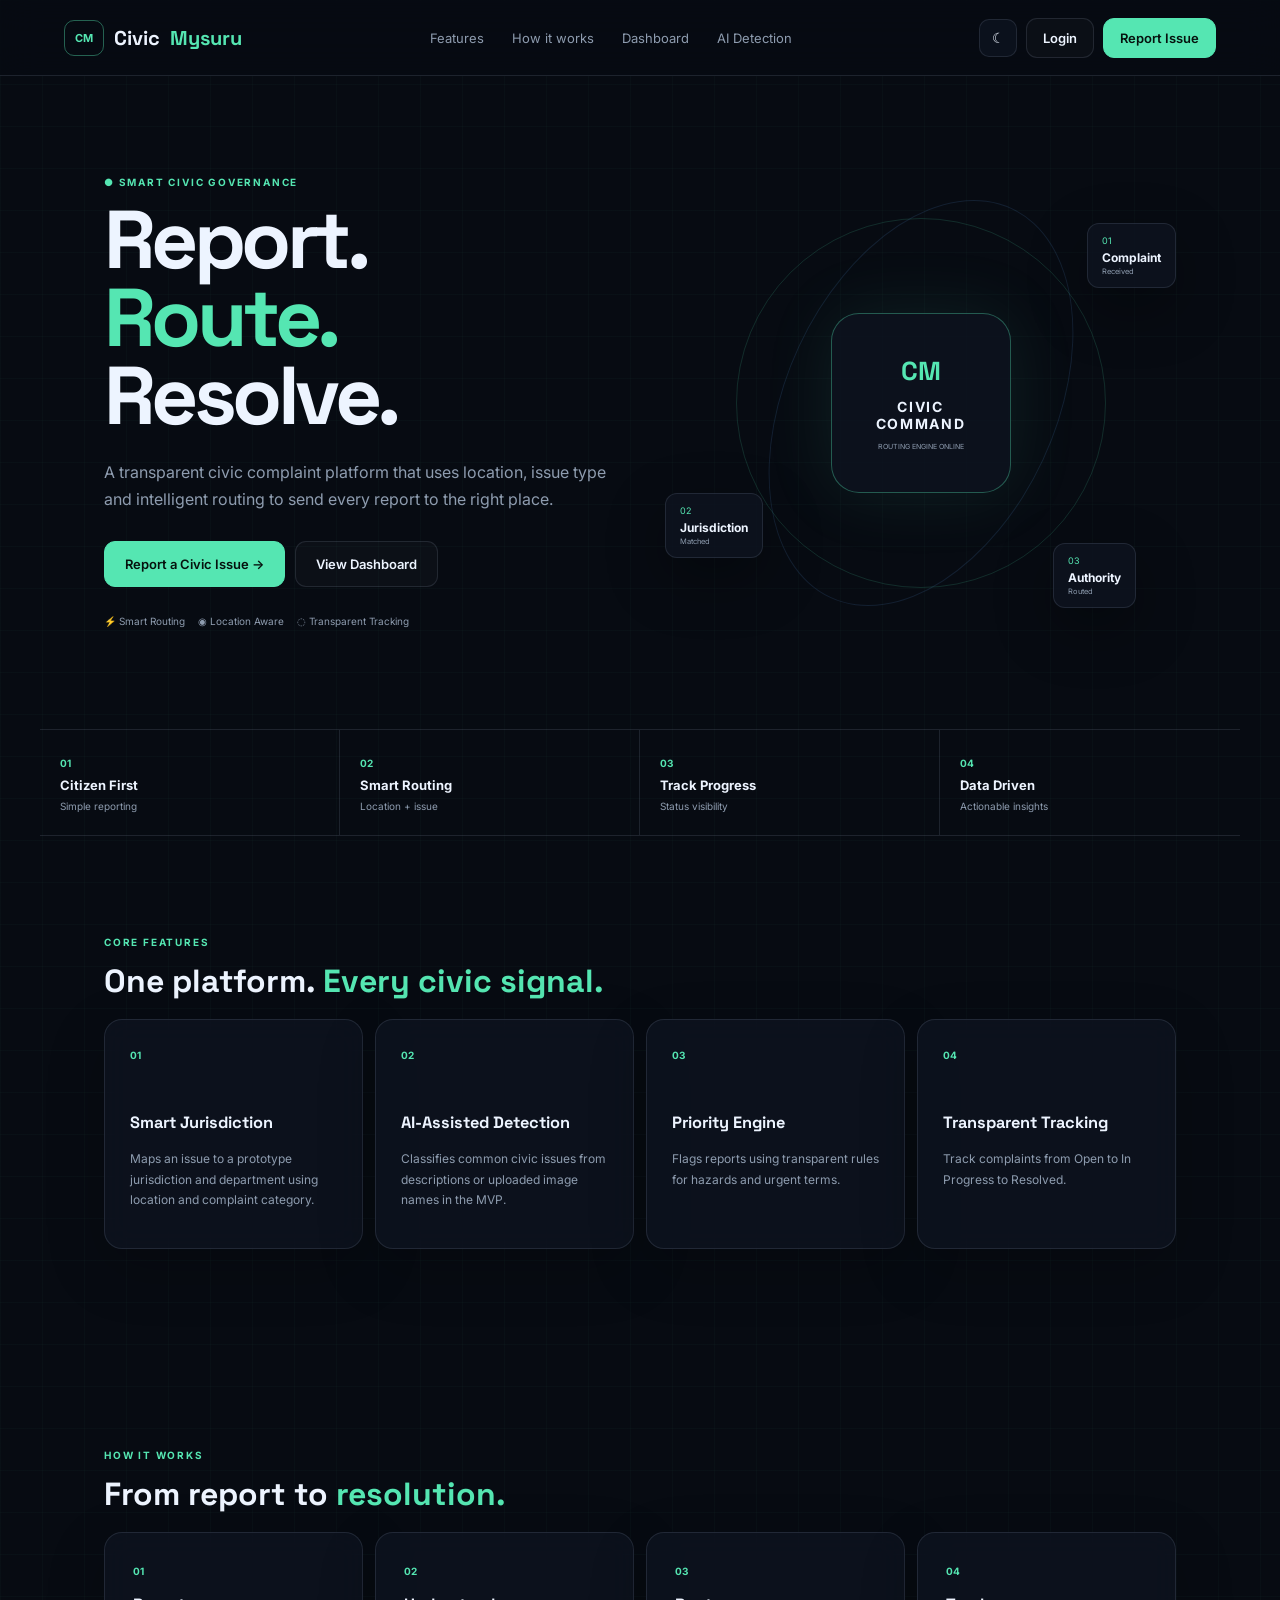
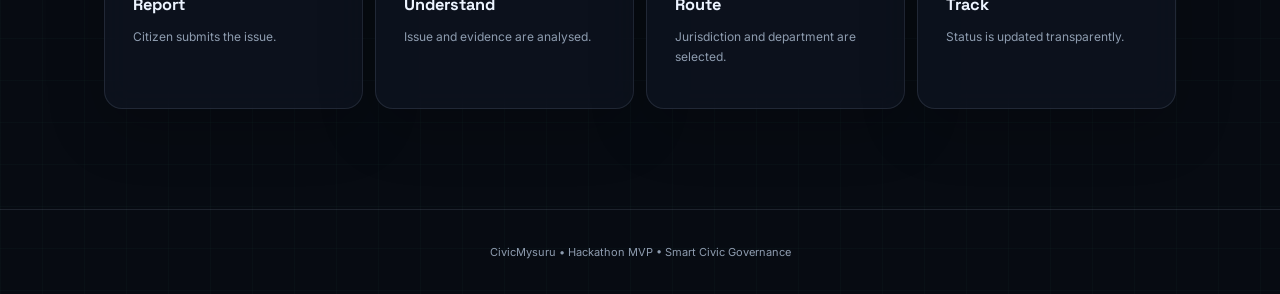
<file: civicmysuru/frontend/index.html>
<!DOCTYPE html>
<html lang="en">
<head>
  <meta charset="UTF-8">
  <meta name="viewport" content="width=device-width,initial-scale=1">
  <title>CivicMysuru | Smart Civic Governance</title>
  <link rel="stylesheet" href="css/style.css">
</head>
<body>
  <nav class="navbar">
    <a class="brand" href="index.html"><i>CM</i>Civic<span>Mysuru</span></a>
    <div class="nav-links">
      <a href="#features">Features</a><a href="#how">How it works</a><a href="dashboard.html">Dashboard</a><a href="detect.html">AI Detection</a>
    </div>
    <div class="nav-actions">
      <button class="theme-btn" data-theme-toggle="">☾</button><a class="btn ghost" href="login.html">Login</a><a class="btn primary" href="report.html">Report Issue</a>
    </div>
  </nav>
  <main>
    <section class="hero">
      <div>
        <div class="eyebrow">
          ● SMART CIVIC GOVERNANCE
        </div>
        <h1>Report.<br>
        <span>Route.</span> Resolve.</h1>
        <p class="hero-text">A transparent civic complaint platform that uses location, issue type and intelligent routing to send every report to the right place.</p>
        <div class="hero-actions">
          <a class="btn primary large" href="report.html">Report a Civic Issue →</a><a class="btn ghost large" href="dashboard.html">View Dashboard</a>
        </div>
        <div class="trust">
          ⚡ Smart Routing　 ◉ Location Aware　 ◌ Transparent Tracking
        </div>
      </div>
      <div class="hero-visual">
        <div class="orbit o1"></div>
        <div class="orbit o2"></div>
        <div class="core">
          <b>CM</b><strong>CIVIC<br>
          COMMAND</strong><small>ROUTING ENGINE ONLINE</small>
        </div>
        <div class="float a">
          01<br>
          <b>Complaint</b><small>Received</small>
        </div>
        <div class="float b">
          02<br>
          <b>Jurisdiction</b><small>Matched</small>
        </div>
        <div class="float c">
          03<br>
          <b>Authority</b><small>Routed</small>
        </div>
      </div>
    </section>
    <section class="stats">
      <div>
        <b>01</b><strong>Citizen First</strong><small>Simple reporting</small>
      </div>
      <div>
        <b>02</b><strong>Smart Routing</strong><small>Location + issue</small>
      </div>
      <div>
        <b>03</b><strong>Track Progress</strong><small>Status visibility</small>
      </div>
      <div>
        <b>04</b><strong>Data Driven</strong><small>Actionable insights</small>
      </div>
    </section>
    <section id="features" class="section">
      <div class="eyebrow">
        CORE FEATURES
      </div>
      <h2>One platform. <span>Every civic signal.</span></h2>
      <div class="cards">
        <article>
          <b>01</b>
          <h3>Smart Jurisdiction</h3>
          <p>Maps an issue to a prototype jurisdiction and department using location and complaint category.</p>
        </article>
        <article>
          <b>02</b>
          <h3>AI-Assisted Detection</h3>
          <p>Classifies common civic issues from descriptions or uploaded image names in the MVP.</p>
        </article>
        <article>
          <b>03</b>
          <h3>Priority Engine</h3>
          <p>Flags reports using transparent rules for hazards and urgent terms.</p>
        </article>
        <article>
          <b>04</b>
          <h3>Transparent Tracking</h3>
          <p>Track complaints from Open to In Progress to Resolved.</p>
        </article>
      </div>
    </section>
    <section id="how" class="section">
      <div class="eyebrow">
        HOW IT WORKS
      </div>
      <h2>From report to <span>resolution.</span></h2>
      <div class="steps">
        <div>
          <b>01</b>
          <h3>Report</h3>
          <p>Citizen submits the issue.</p>
        </div>
        <div>
          <b>02</b>
          <h3>Understand</h3>
          <p>Issue and evidence are analysed.</p>
        </div>
        <div>
          <b>03</b>
          <h3>Route</h3>
          <p>Jurisdiction and department are selected.</p>
        </div>
        <div>
          <b>04</b>
          <h3>Track</h3>
          <p>Status is updated transparently.</p>
        </div>
      </div>
    </section>
  </main>
  <footer>
    CivicMysuru • Hackathon MVP • Smart Civic Governance
  </footer>
  <script src="js/common.js"></script>
</body>
</html>
</file>
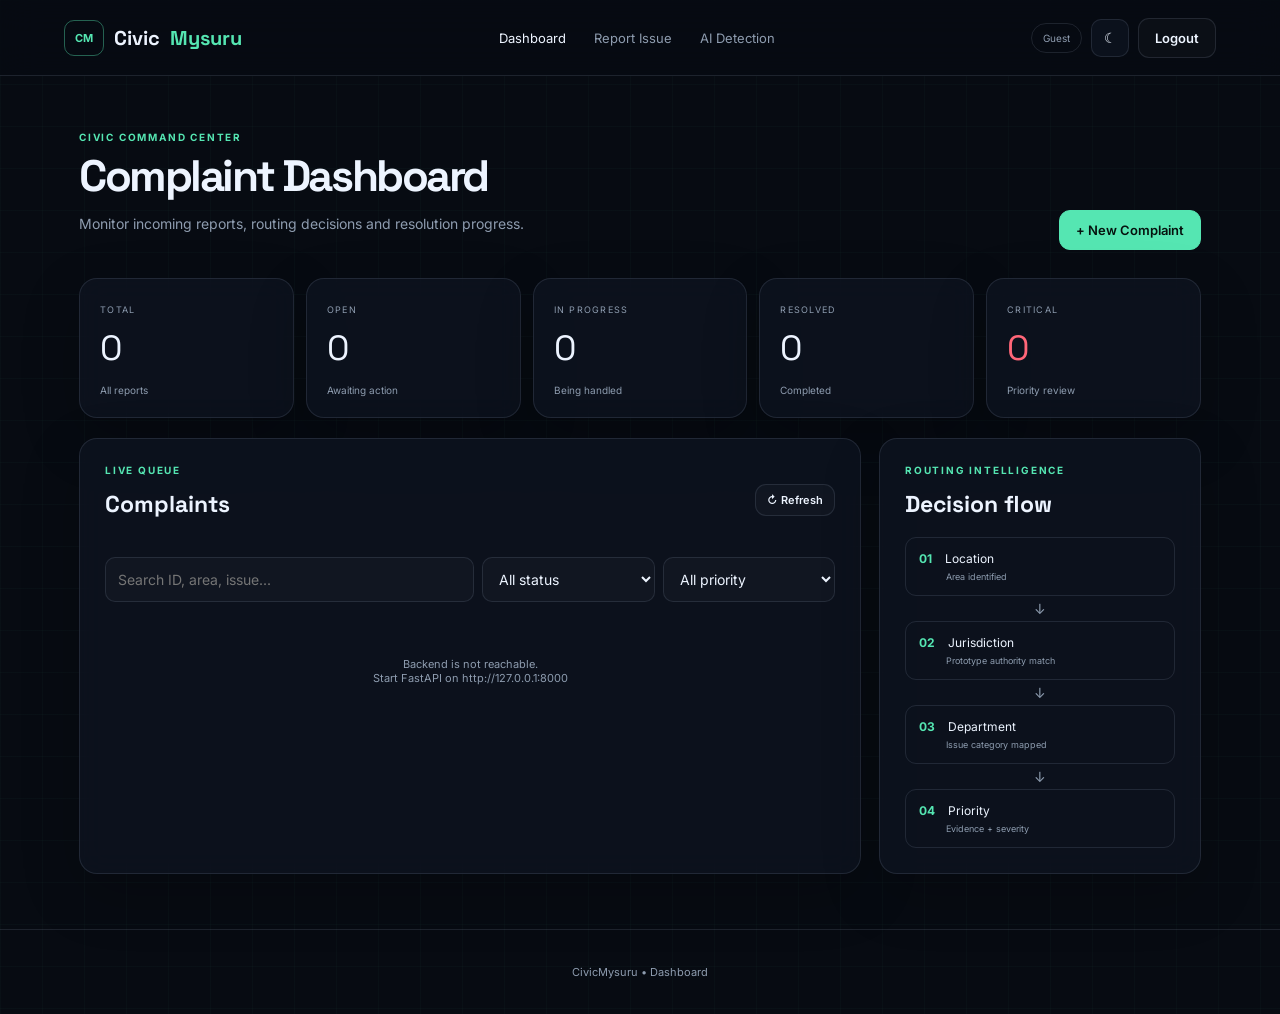
<file: civicmysuru/frontend/dashboard.html>
<!DOCTYPE html>
<html lang="en">
<head>
  <meta charset="UTF-8">
  <meta name="viewport" content="width=device-width,initial-scale=1">
  <title>Dashboard | CivicMysuru</title>
  <link rel="stylesheet" href="css/style.css">
</head>
<body>
  <nav class="navbar">
    <a class="brand" href="index.html"><i>CM</i>Civic<span>Mysuru</span></a>
    <div class="nav-links">
      <a class="active" href="dashboard.html">Dashboard</a><a href="report.html">Report Issue</a><a href="detect.html">AI Detection</a>
    </div>
    <div class="nav-actions">
      <span id="userPill" class="pill">Guest</span><button class="theme-btn" data-theme-toggle="">☾</button><button id="logoutBtn" class="btn ghost">Logout</button>
    </div>
  </nav>
  <main class="app">
    <div class="page-head">
      <div>
        <div class="eyebrow">
          CIVIC COMMAND CENTER
        </div>
        <h1>Complaint Dashboard</h1>
        <p class="muted">Monitor incoming reports, routing decisions and resolution progress.</p>
      </div><a class="btn primary" href="report.html">+ New Complaint</a>
    </div>
    <div class="metrics">
      <div>
        <small>TOTAL</small><strong id="totalComplaints">0</strong><span>All reports</span>
      </div>
      <div>
        <small>OPEN</small><strong id="openComplaints">0</strong><span>Awaiting action</span>
      </div>
      <div>
        <small>IN PROGRESS</small><strong id="progressComplaints">0</strong><span>Being handled</span>
      </div>
      <div>
        <small>RESOLVED</small><strong id="resolvedComplaints">0</strong><span>Completed</span>
      </div>
      <div class="critical">
        <small>CRITICAL</small><strong id="criticalComplaints">0</strong><span>Priority review</span>
      </div>
    </div>
    <div class="dash-grid">
      <section class="panel">
        <div class="panel-head">
          <div>
            <div class="eyebrow">
              LIVE QUEUE
            </div>
            <h2>Complaints</h2>
          </div><button id="refreshBtn" class="btn small ghost">↻ Refresh</button>
        </div>
        <div class="filters">
          <input id="searchComplaints" placeholder="Search ID, area, issue..."><select id="statusFilter">
            <option value="">
              All status
            </option>
            <option>
              Open
            </option>
            <option>
              In Progress
            </option>
            <option>
              Resolved
            </option>
          </select><select id="priorityFilter">
            <option value="">
              All priority
            </option>
            <option>
              Critical
            </option>
            <option>
              High
            </option>
            <option>
              Medium
            </option>
            <option>
              Low
            </option>
          </select>
        </div>
        <div id="complaintsList">
          <div class="empty">
            Loading complaints...
          </div>
        </div>
      </section>
      <aside class="panel">
        <div class="eyebrow">
          ROUTING INTELLIGENCE
        </div>
        <h2>Decision flow</h2>
        <div class="flow">
          <div>
            <b>01</b> Location<small>Area identified</small>
          </div><i>↓</i>
          <div>
            <b>02</b> Jurisdiction<small>Prototype authority match</small>
          </div><i>↓</i>
          <div>
            <b>03</b> Department<small>Issue category mapped</small>
          </div><i>↓</i>
          <div>
            <b>04</b> Priority<small>Evidence + severity</small>
          </div>
        </div>
      </aside>
    </div>
  </main>
  <div id="modal" class="modal hidden">
    <div class="modal-box">
      <button id="modalClose" class="close">×</button>
      <div id="modalContent"></div>
    </div>
  </div>
  <div id="toastContainer" class="toasts"></div>
  <footer>
    CivicMysuru • Dashboard
  </footer>
  <script src="js/common.js"></script>
  <script src="js/dashboard.js"></script>
</body>
</html>
</file>
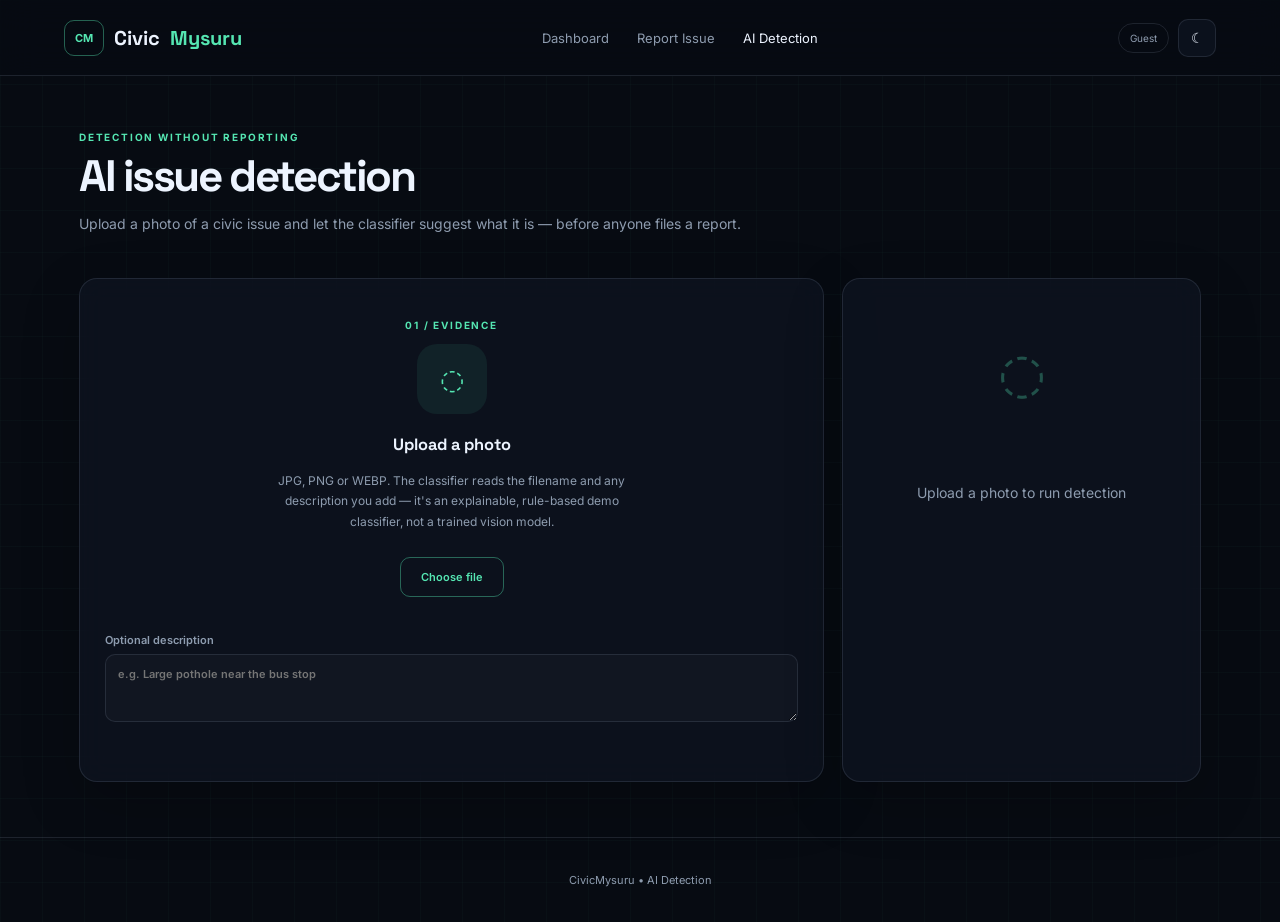
<file: civicmysuru/frontend/detect.html>
<!doctype html>
<html lang="en">

<head>
  <meta charset="UTF-8">
  <meta name="viewport" content="width=device-width,initial-scale=1">
  <title>AI Detection | CivicMysuru</title>
  <link rel="stylesheet" href="css/style.css">
</head>

<body>
  <nav class="navbar">
    <a class="brand" href="index.html"><i>CM</i>Civic<span>Mysuru</span></a>
    <div class="nav-links">
      <a href="dashboard.html">Dashboard</a>
      <a href="report.html">Report Issue</a>
      <a class="active" href="detect.html">AI Detection</a>
    </div>
    <div class="nav-actions">
      <span id="userPill" class="pill">Guest</span>
      <button class="theme-btn" data-theme-toggle>☾</button>
    </div>
  </nav>

  <main class="app">
    <div class="page-head">
      <div>
        <div class="eyebrow">DETECTION WITHOUT REPORTING</div>
        <h1>AI issue detection</h1>
        <p class="muted">Upload a photo of a civic issue and let the classifier suggest what it is — before anyone files a report.</p>
      </div>
    </div>

    <div class="report-grid">
      <div class="panel ai-upload-card">
        <div class="eyebrow">01 / EVIDENCE</div>
        <div class="ai-icon">◌</div>
        <h3>Upload a photo</h3>
        <p>JPG, PNG or WEBP. The classifier reads the filename and any description you add — it's an explainable, rule-based demo classifier, not a trained vision model.</p>
        <label class="ai-upload">Choose file
          <input id="detectImage" type="file" accept="image/*">
        </label>
        <div id="detectFileName" class="muted" style="margin-top:12px;font-size:11px"></div>
        <label style="margin-top:20px;text-align:left;display:block">Optional description
          <textarea id="detectDescription" rows="3" placeholder="e.g. Large pothole near the bus stop"></textarea>
        </label>
      </div>

      <aside class="panel detection-result" id="detectionResult">
        <div class="detection-placeholder">
          <span>◌</span>
          <p>Upload a photo to run detection</p>
        </div>
      </aside>
    </div>
  </main>

  <div id="toastContainer" class="toasts"></div>
  <footer>CivicMysuru • AI Detection</footer>
  <script src="js/common.js"></script>
  <script src="js/detect.js"></script>
</body>

</html>
</file>
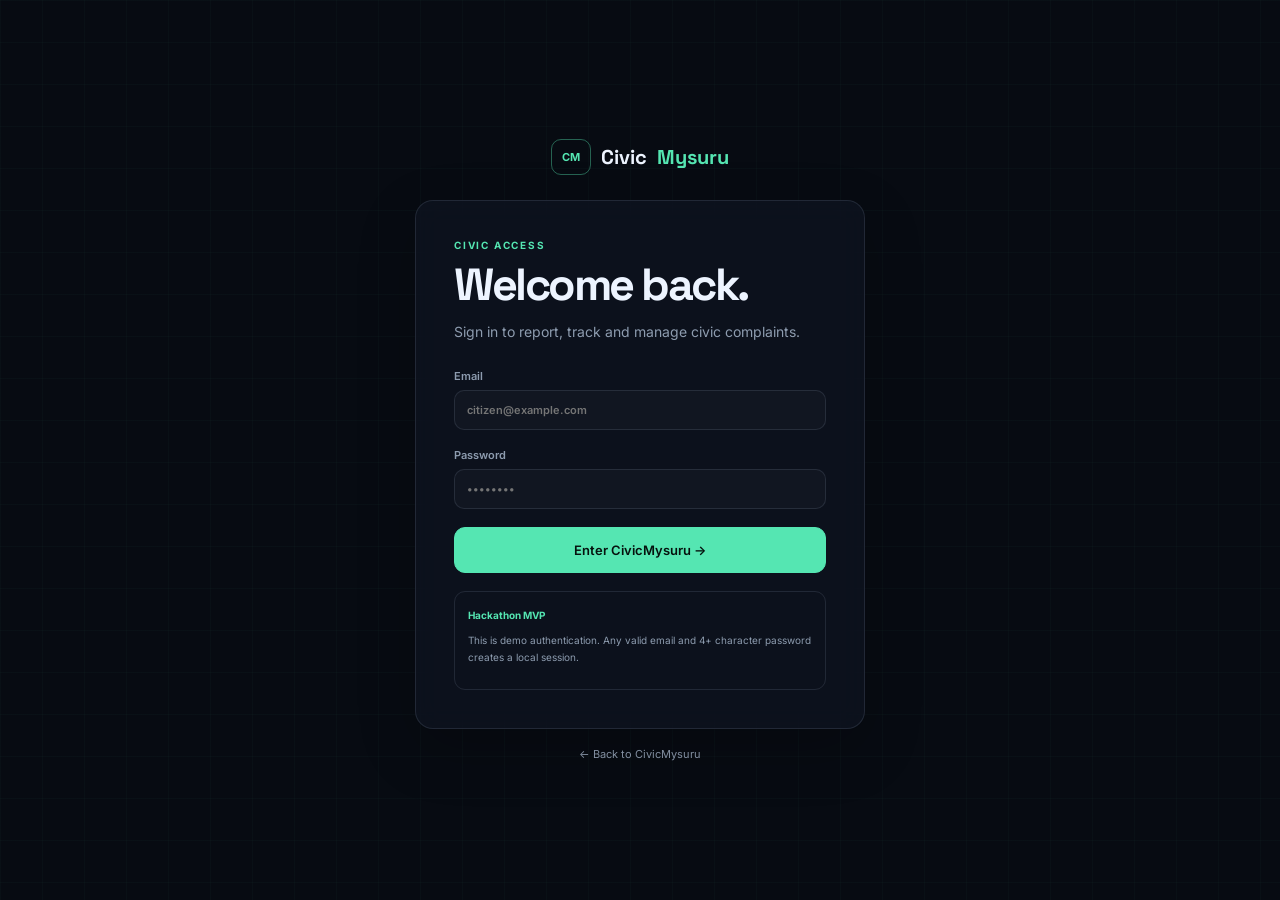
<file: civicmysuru/frontend/login.html>
<!DOCTYPE html>
<html lang="en">
<head>
  <meta charset="UTF-8">
  <meta name="viewport" content="width=device-width,initial-scale=1">
  <title>Login | CivicMysuru</title>
  <link rel="stylesheet" href="css/style.css">
</head>
<body class="auth">
  <div class="auth-shell">
    <a class="brand center" href="index.html"><i>CM</i>Civic<span>Mysuru</span></a>
    <div class="auth-card">
      <div class="eyebrow">
        CIVIC ACCESS
      </div>
      <h1>Welcome back.</h1>
      <p class="muted">Sign in to report, track and manage civic complaints.</p>
      <form id="loginForm" name="loginForm">
        <label>Email<input id="email" type="email" placeholder="citizen@example.com" required=""></label><label>Password<input id="password" type="password" minlength="4" placeholder="••••••••" required=""></label><button class="btn primary large" type="submit">Enter CivicMysuru →</button>
      </form>
      <div class="note">
        <b>Hackathon MVP</b>
        <p>This is demo authentication. Any valid email and 4+ character password creates a local session.</p>
      </div>
    </div><a class="back" href="index.html">← Back to CivicMysuru</a>
  </div>
  <script src="js/common.js"></script>
  <script src="js/auth.js"></script>
</body>
</html>
</file>
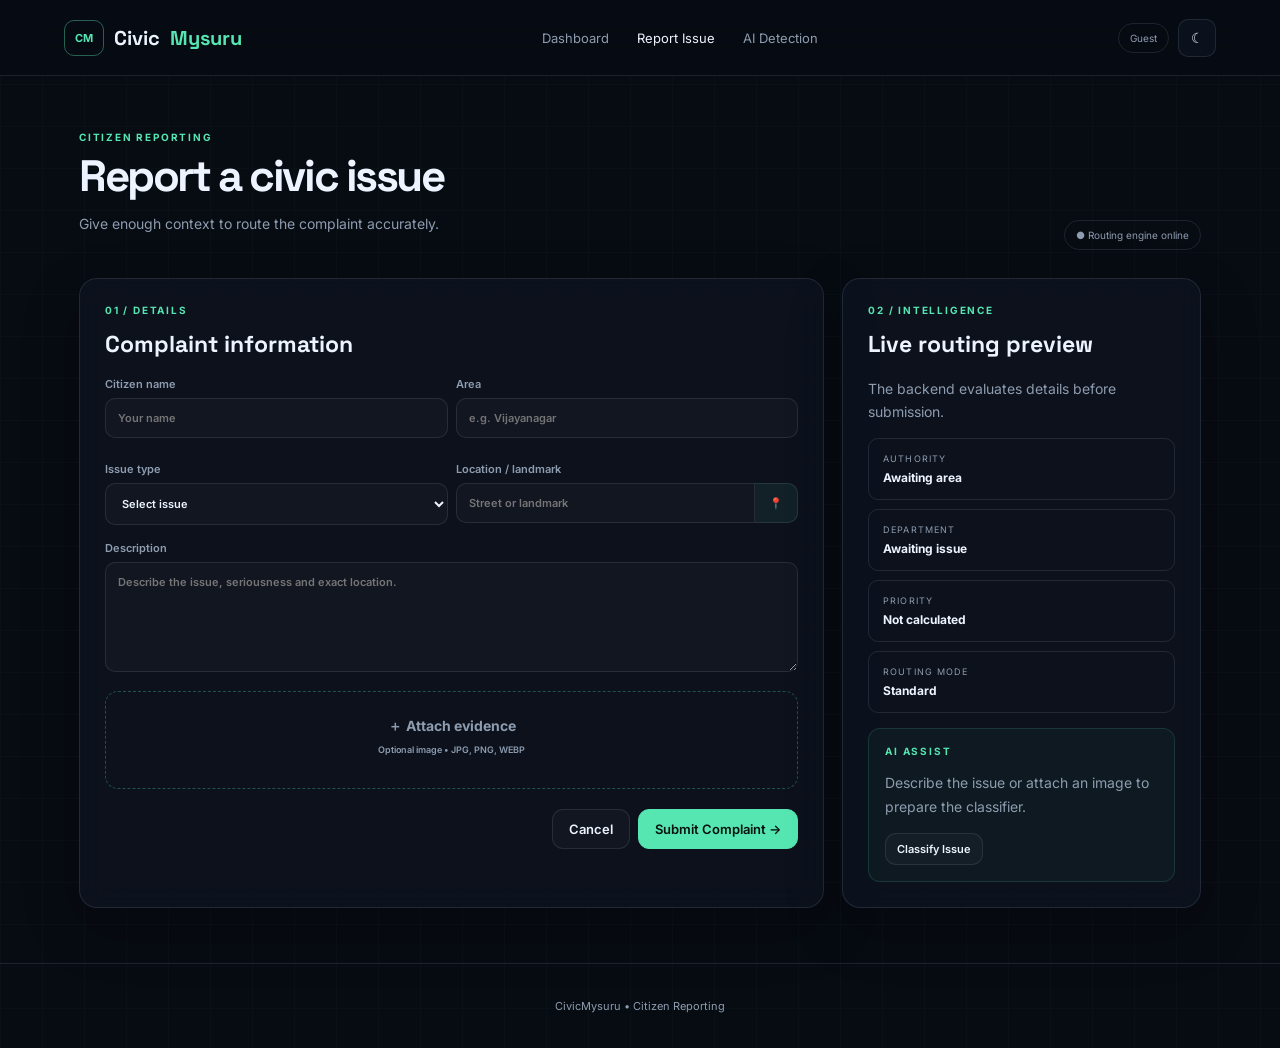
<file: civicmysuru/frontend/report.html>
<!DOCTYPE html>
<html lang="en">
<head>
  <meta charset="UTF-8">
  <meta name="viewport" content="width=device-width,initial-scale=1">
  <title>Report Issue | CivicMysuru</title>
  <link rel="stylesheet" href="css/style.css">
</head>
<body>
  <nav class="navbar">
    <a class="brand" href="index.html"><i>CM</i>Civic<span>Mysuru</span></a>
    <div class="nav-links">
      <a href="dashboard.html">Dashboard</a><a class="active" href="report.html">Report Issue</a><a href="detect.html">AI Detection</a>
    </div>
    <div class="nav-actions">
      <span id="userPill" class="pill">Guest</span><button class="theme-btn" data-theme-toggle="">☾</button>
    </div>
  </nav>
  <main class="app">
    <div class="page-head">
      <div>
        <div class="eyebrow">
          CITIZEN REPORTING
        </div>
        <h1>Report a civic issue</h1>
        <p class="muted">Give enough context to route the complaint accurately.</p>
      </div><span class="status">● Routing engine online</span>
    </div>
    <div class="report-grid">
      <form id="complaintForm" class="panel" name="complaintForm">
        <div class="eyebrow">
          01 / DETAILS
        </div>
        <h2>Complaint information</h2>
        <div class="form-grid">
          <label>Citizen name<input id="citizenName" required="" placeholder="Your name"></label><label>Area<input id="area" required="" placeholder="e.g. Vijayanagar"></label><label>Issue type<select id="issueType" required="">
            <option value="">
              Select issue
            </option>
            <option>
              Pothole / Road Damage
            </option>
            <option>
              Garbage / Waste
            </option>
            <option>
              Streetlight
            </option>
            <option>
              Drainage / Sewage
            </option>
            <option>
              Water Supply
            </option>
            <option>
              Public Safety
            </option>
            <option>
              Other
            </option>
          </select></label><label>Location / landmark<div class="location-input"><input id="location" placeholder="Street or landmark"><button type="button" id="detectLocation" class="location-btn" title="Detect my location">📍</button></div></label>
        </div><label>Description
        <textarea id="description" rows="6" required="" placeholder="Describe the issue, seriousness and exact location."></textarea></label><label class="upload">＋ <b>Attach evidence</b><small>Optional image • JPG, PNG, WEBP</small><input id="complaintImage" type="file" accept="image/*"><span id="imageName"></span></label>
        <div class="actions">
          <a class="btn ghost" href="dashboard.html">Cancel</a><button class="btn primary" type="submit">Submit Complaint →</button>
        </div>
      </form>
      <aside class="panel">
        <div class="eyebrow">
          02 / INTELLIGENCE
        </div>
        <h2>Live routing preview</h2>
        <p class="muted">The backend evaluates details before submission.</p>
        <div class="route">
          <small>AUTHORITY</small><b id="previewAuthority">Awaiting area</b>
        </div>
        <div class="route">
          <small>DEPARTMENT</small><b id="previewDepartment">Awaiting issue</b>
        </div>
        <div class="route">
          <small>PRIORITY</small><b id="previewPriority">Not calculated</b>
        </div>
        <div class="route">
          <small>ROUTING MODE</small><b id="previewMode">Standard</b>
        </div>
        <div class="ai">
          <div class="eyebrow">
            AI ASSIST
          </div>
          <p id="aiText">Describe the issue or attach an image to prepare the classifier.</p><button id="classifyBtn" type="button" class="btn small ghost">Classify Issue</button>
        </div>
      </aside>
    </div>
  </main>
  <div id="toastContainer" class="toasts"></div>
  <footer>
    CivicMysuru • Citizen Reporting
  </footer>
  <script src="js/common.js"></script>
  <script src="js/report.js"></script>
</body>
</html>
</file>
<file: civicmysuru/frontend/css/style.css>
@import url('https://fonts.googleapis.com/css2?family=Inter:wght@400;500;600;700&family=Space+Grotesk:wght@500;600;700&display=swap');

:root {
  --bg: #070b12;
  --card: rgba(14, 20, 31, .84);
  --solid: #0e141f;
  --border: rgba(148, 163, 184, .16);
  --text: #edf4ff;
  --muted: #8e9caf;
  --a: #55e6b2;
  --blue: #67a8ff;
  --red: #ff6678;
  --warn: #ffbf69
}

body.light {
  --bg: #f3f7fb;
  --card: rgba(255, 255, 255, .92);
  --solid: #fff;
  --border: rgba(15, 23, 42, .12);
  --text: #101827;
  --muted: #64748b
}

* {
  box-sizing: border-box
}

html {
  scroll-behavior: smooth
}

body {
  margin: 0;
  background: var(--bg);
  color: var(--text);
  font: 14px Inter, Arial;
  min-height: 100vh;
  background-image: linear-gradient(rgba(85, 230, 178, .025) 1px, transparent 1px), linear-gradient(90deg, rgba(85, 230, 178, .025) 1px, transparent 1px);
  background-size: 42px 42px
}

a {
  color: inherit;
  text-decoration: none
}

button,
input,
select,
textarea {
  font: inherit
}

button {
  cursor: pointer
}

.navbar {
  height: 76px;
  padding: 0 5%;
  display: flex;
  align-items: center;
  justify-content: space-between;
  position: sticky;
  top: 0;
  z-index: 20;
  border-bottom: 1px solid var(--border);
  background: rgba(7, 11, 18, .78);
  backdrop-filter: blur(18px)
}

body.light .navbar {
  background: rgba(243, 247, 251, .85)
}

.brand {
  font: 700 20px 'Space Grotesk';
  display: flex;
  align-items: center;
  gap: 10px
}

.brand i {
  font-style: normal;
  font: 700 11px Inter;
  color: var(--a);
  border: 1px solid rgba(85, 230, 178, .4);
  padding: 10px;
  border-radius: 10px
}

.brand span {
  color: var(--a)
}

.nav-links {
  display: flex;
  gap: 28px;
  color: var(--muted);
  font-size: 13px
}

.nav-links a:hover,
.nav-links .active {
  color: var(--text)
}

.nav-actions {
  display: flex;
  gap: 9px;
  align-items: center
}

.theme-btn {
  width: 38px;
  height: 38px;
  border: 1px solid var(--border);
  border-radius: 10px;
  background: var(--card);
  color: var(--text)
}

.btn {
  display: inline-flex;
  align-items: center;
  justify-content: center;
  padding: 11px 16px;
  border-radius: 11px;
  border: 1px solid var(--border);
  font-weight: 600;
  font-size: 13px;
  transition: .2s
}

.btn:hover {
  transform: translateY(-1px)
}

.btn.primary {
  background: var(--a);
  color: #06120e;
  border-color: var(--a)
}

.btn.ghost {
  background: rgba(255, 255, 255, .025);
  color: var(--text)
}

.btn.large {
  padding: 14px 20px
}

.btn.small {
  padding: 8px 11px;
  font-size: 11px
}

.pill,
.status {
  padding: 8px 11px;
  border: 1px solid var(--border);
  border-radius: 999px;
  font-size: 10px;
  color: var(--muted)
}

.hero {
  max-width: 1200px;
  margin: auto;
  min-height: 650px;
  padding: 100px 5%;
  display: grid;
  grid-template-columns: 1fr 1fr;
  gap: 50px;
  align-items: center
}

.eyebrow {
  color: var(--a);
  font-size: 10px;
  font-weight: 700;
  letter-spacing: .18em;
  margin-bottom: 13px
}

h1,
h2,
h3 {
  font-family: 'Space Grotesk'
}

h1 {
  font-size: clamp(45px, 7vw, 82px);
  line-height: .95;
  letter-spacing: -.055em;
  margin: 0 0 24px
}

h1 span,
h2 span {
  color: var(--a)
}

h2 {
  font-size: 32px;
  margin: 0 0 18px
}

.hero-text,
.muted,
p {
  color: var(--muted);
  line-height: 1.7
}

.hero-text {
  max-width: 600px;
  font-size: 16px
}

.hero-actions {
  display: flex;
  gap: 10px;
  margin: 28px 0
}

.trust {
  color: var(--muted);
  font-size: 10px
}

.hero-visual {
  height: 450px;
  display: grid;
  place-items: center;
  position: relative
}

.orbit {
  position: absolute;
  border: 1px solid rgba(85, 230, 178, .15);
  border-radius: 50%
}

.o1 {
  width: 370px;
  height: 370px
}

.o2 {
  width: 270px;
  height: 430px;
  transform: rotate(25deg);
  border-color: rgba(103, 168, 255, .13)
}

.core {
  width: 180px;
  height: 180px;
  border: 1px solid rgba(85, 230, 178, .35);
  background: var(--card);
  border-radius: 28px;
  display: flex;
  flex-direction: column;
  align-items: center;
  justify-content: center;
  text-align: center;
  box-shadow: 0 0 70px rgba(85, 230, 178, .1);
  z-index: 2
}

.core b {
  font-size: 26px;
  color: var(--a);
  font-family: 'Space Grotesk'
}

.core strong {
  letter-spacing: .12em;
  margin-top: 10px
}

.core small {
  font-size: 7px;
  color: var(--muted);
  margin-top: 10px
}

.float {
  position: absolute;
  z-index: 3;
  padding: 11px 14px;
  background: var(--card);
  border: 1px solid var(--border);
  border-radius: 12px;
  box-shadow: 0 20px 60px #0005;
  font-size: 9px;
  color: var(--a)
}

.float b {
  display: block;
  color: var(--text);
  font-size: 12px;
  margin-top: 4px
}

.float small {
  color: var(--muted)
}

.a {
  top: 45px;
  right: 0
}

.b {
  bottom: 70px;
  left: 0
}

.c {
  bottom: 20px;
  right: 40px
}

.stats {
  max-width: 1200px;
  margin: auto;
  display: grid;
  grid-template-columns: repeat(4, 1fr);
  border-block: 1px solid var(--border)
}

.stats div {
  padding: 23px 20px;
  border-right: 1px solid var(--border)
}

.stats div:last-child {
  border: 0
}

.stats b {
  color: var(--a);
  font-size: 10px
}

.stats strong,
.stats small {
  display: block
}

.stats strong {
  margin: 7px 0;
  font-size: 13px
}

.stats small {
  color: var(--muted);
  font-size: 10px
}

.section {
  max-width: 1200px;
  margin: auto;
  padding: 100px 5%
}

.cards,
.steps {
  display: grid;
  grid-template-columns: repeat(4, 1fr);
  gap: 12px
}

.cards article,
.steps div,
.panel,
.metrics div,
.auth-card {
  background: var(--card);
  border: 1px solid var(--border);
  border-radius: 18px;
  box-shadow: 0 20px 60px #0003;
  backdrop-filter: blur(14px)
}

.cards article {
  padding: 25px;
  min-height: 205px
}

.cards article>b,
.steps b {
  color: var(--a);
  font-size: 10px
}

.cards h3 {
  margin-top: 50px
}

.cards p,
.steps p {
  font-size: 12px
}

.steps div {
  padding: 28px
}

.steps h3 {
  margin-bottom: 5px
}

footer {
  text-align: center;
  padding: 35px;
  color: var(--muted);
  border-top: 1px solid var(--border);
  font-size: 11px
}

.app {
  max-width: 1250px;
  margin: auto;
  padding: 55px 5%
}

.page-head {
  display: flex;
  justify-content: space-between;
  align-items: end;
  gap: 20px;
  margin-bottom: 28px
}

.page-head h1 {
  font-size: 44px;
  margin-bottom: 10px
}

.metrics {
  display: grid;
  grid-template-columns: repeat(5, 1fr);
  gap: 12px;
  margin-bottom: 20px
}

.metrics div {
  padding: 20px
}

.metrics small {
  font-size: 9px;
  color: var(--muted);
  letter-spacing: .14em
}

.metrics strong {
  display: block;
  font: 35px 'Space Grotesk';
  margin: 10px 0
}

.metrics span {
  font-size: 10px;
  color: var(--muted)
}

.metrics .critical strong {
  color: var(--red)
}

.dash-grid,
.report-grid {
  display: grid;
  grid-template-columns: 1.7fr .7fr;
  gap: 18px
}

.report-grid {
  grid-template-columns: 1.35fr .65fr
}

.panel {
  padding: 25px
}

.panel-head {
  display: flex;
  justify-content: space-between;
  align-items: center;
  margin-bottom: 20px
}

.panel h2 {
  font-size: 23px
}

.filters {
  display: grid;
  grid-template-columns: 1.5fr .7fr .7fr;
  gap: 8px;
  margin-bottom: 15px
}

input,
select,
textarea {
  width: 100%;
  padding: 12px;
  border-radius: 10px;
  border: 1px solid var(--border);
  background: rgba(255, 255, 255, .025);
  color: var(--text);
  outline: 0
}

select option {
  background: var(--solid);
  color: var(--text)
}

input:focus,
select:focus,
textarea:focus {
  border-color: var(--a)
}

label {
  display: block;
  color: var(--muted);
  font-size: 11px;
  font-weight: 600;
  margin-bottom: 16px
}

label input,
label select,
label textarea {
  margin-top: 7px
}

.complaint {
  display: grid;
  grid-template-columns: 95px 1fr auto;
  gap: 14px;
  align-items: center;
  padding: 14px;
  border: 1px solid var(--border);
  border-radius: 11px;
  margin: 8px 0;
  cursor: pointer
}

.complaint:hover {
  border-color: rgba(85, 230, 178, .35)
}

.complaint .id {
  font-size: 9px;
  color: var(--a)
}

.complaint small {
  display: block;
  color: var(--muted);
  font-size: 10px;
  margin-top: 5px
}

.badges {
  display: flex;
  gap: 5px;
  flex-wrap: wrap;
  justify-content: end
}

.badges em {
  font-style: normal;
  font-size: 9px;
  padding: 5px 7px;
  border: 1px solid var(--border);
  border-radius: 99px;
  color: var(--muted)
}

.badges .critical {
  color: var(--red)
}

.badges .high {
  color: var(--warn)
}

.flow div {
  padding: 13px;
  border: 1px solid var(--border);
  border-radius: 11px;
  font-size: 12px
}

.flow b {
  color: var(--a);
  margin-right: 10px
}

.flow small {
  display: block;
  color: var(--muted);
  font-size: 9px;
  margin: 5px 0 0 27px
}

.flow i {
  display: block;
  text-align: center;
  color: var(--muted);
  font-style: normal;
  padding: 4px
}

.form-grid {
  display: grid;
  grid-template-columns: 1fr 1fr;
  gap: 8px
}

.location-input {
  display: flex;
  margin-top: 7px
}

.location-input input {
  border-radius: 10px 0 0 10px;
  margin-top: 0
}

.location-btn {
  width: 48px;
  border: 1px solid var(--border);
  border-left: 0;
  background: rgba(85, 230, 178, .08);
  color: var(--a);
  border-radius: 0 10px 10px 0;
  cursor: pointer
}

.upload {
  position: relative;
  text-align: center;
  padding: 25px;
  border: 1px dashed rgba(85, 230, 178, .3);
  border-radius: 13px;
  font-size: 14px !important
}

.upload input {
  position: absolute;
  inset: 0;
  opacity: 0;
  cursor: pointer
}

.upload small,
.upload span {
  display: block;
  color: var(--muted);
  font-size: 9px;
  margin-top: 8px
}

.actions {
  display: flex;
  justify-content: flex-end;
  gap: 8px;
  margin-top: 20px
}

.route {
  padding: 14px;
  border: 1px solid var(--border);
  border-radius: 10px;
  margin-top: 9px
}

.route small {
  display: block;
  color: var(--muted);
  font-size: 9px;
  letter-spacing: .12em
}

.route b {
  display: block;
  margin-top: 6px;
  font-size: 12px
}

.ai {
  margin-top: 15px;
  padding: 16px;
  border: 1px solid rgba(85, 230, 178, .14);
  border-radius: 12px;
  background: rgba(85, 230, 178, .04)
}

.ai-upload-card {
  text-align: center;
  padding: 40px 25px
}

.ai-icon {
  width: 70px;
  height: 70px;
  margin: auto;
  display: grid;
  place-items: center;
  border-radius: 20px;
  background: rgba(85, 230, 178, .08);
  color: var(--a);
  font-size: 28px
}

.ai-upload-card h3 {
  font-family: 'Space Grotesk';
  margin-top: 20px
}

.ai-upload-card p {
  color: var(--muted);
  font-size: 12px;
  line-height: 1.7;
  margin: 10px auto 25px;
  max-width: 380px
}

.ai-upload {
  display: inline-block;
  padding: 12px 20px;
  border: 1px solid rgba(85, 230, 178, .4);
  border-radius: 10px;
  color: var(--a);
  cursor: pointer
}

.ai-upload input {
  display: none
}

.detection-result {
  min-height: 300px;
  padding: 30px
}

.detection-placeholder {
  height: 240px;
  display: grid;
  place-items: center;
  text-align: center;
  color: var(--muted)
}

.detection-placeholder span {
  font-family: 'Space Grotesk';
  font-size: 55px;
  color: rgba(85, 230, 178, .3)
}

.ai-result-grid {
  display: grid;
  grid-template-columns: 1fr 1fr;
  gap: 15px
}

.ai-result-item {
  padding: 18px;
  background: rgba(255, 255, 255, .025);
  border: 1px solid var(--border);
  border-radius: 12px
}

.ai-result-item span,
.ai-result-item strong {
  display: block
}

.ai-result-item span {
  color: var(--muted);
  font-size: 10px;
  margin-bottom: 7px
}

.ai-result-item strong {
  font-size: 17px
}

.ai-note {
  margin-top: 18px;
  color: var(--muted);
  font-size: 10px
}

.ai-keywords {
  display: flex;
  flex-wrap: wrap;
  gap: 6px;
  margin-top: 14px
}

.ai-keywords em {
  font-style: normal;
  font-size: 9px;
  padding: 5px 9px;
  border: 1px solid var(--border);
  border-radius: 99px;
  color: var(--a)
}

@media(max-width:900px) {
  .ai-result-grid {
    grid-template-columns: 1fr
  }
}

.auth {
  display: grid;
  place-items: center;
  padding: 30px
}

.auth-shell {
  width: min(450px, 100%)
}

.center {
  justify-content: center;
  margin-bottom: 25px
}

.auth-card {
  padding: 38px
}

.auth-card h1 {
  font-size: 45px;
  margin-bottom: 8px
}

.auth-card form {
  display: flex;
  flex-direction: column;
  gap: 2px;
  margin-top: 25px
}

.note {
  margin-top: 18px;
  padding: 13px;
  border: 1px solid var(--border);
  border-radius: 11px
}

.note b {
  font-size: 10px;
  color: var(--a)
}

.note p {
  font-size: 10px
}

.back {
  display: block;
  text-align: center;
  color: var(--muted);
  font-size: 11px;
  margin-top: 18px
}

.hidden {
  display: none !important
}

.modal {
  position: fixed;
  inset: 0;
  background: #000b;
  display: grid;
  place-items: center;
  z-index: 50;
  padding: 20px
}

.modal-box {
  width: min(650px, 100%);
  max-height: 90vh;
  overflow: auto;
  background: var(--solid);
  border: 1px solid var(--border);
  border-radius: 18px;
  padding: 28px;
  position: relative
}

.close {
  position: absolute;
  right: 15px;
  top: 10px;
  background: none;
  border: 0;
  color: var(--muted);
  font-size: 25px
}

.detail-grid {
  display: grid;
  grid-template-columns: 1fr 1fr;
  gap: 9px;
  margin-top: 18px
}

.detail {
  padding: 12px;
  border: 1px solid var(--border);
  border-radius: 10px
}

.detail small {
  display: block;
  color: var(--muted);
  font-size: 9px
}

.detail b {
  display: block;
  margin-top: 5px;
  font-size: 11px
}

.empty {
  text-align: center;
  padding: 40px;
  color: var(--muted);
  font-size: 11px
}

.toasts {
  position: fixed;
  right: 20px;
  bottom: 20px;
  z-index: 100
}

.toast {
  background: var(--solid);
  border: 1px solid rgba(85, 230, 178, .3);
  padding: 13px 16px;
  border-radius: 10px;
  margin-top: 8px;
  font-size: 11px
}

@media(max-width:900px) {
  .nav-links {
    display: none
  }

  .hero {
    grid-template-columns: 1fr
  }

  .hero-visual {
    display: none
  }

  .cards,
  .metrics,
  .stats {
    grid-template-columns: 1fr 1fr
  }

  .dash-grid,
  .report-grid {
    grid-template-columns: 1fr
  }

  .steps {
    grid-template-columns: 1fr 1fr
  }
}

@media(max-width:600px) {
  .nav-actions .pill {
    display: none
  }

  .hero {
    padding-top: 60px
  }

  .hero-actions,
  .page-head {
    flex-direction: column;
    align-items: flex-start
  }

  .cards,
  .metrics,
  .stats,
  .form-grid,
  .filters,
  .steps {
    grid-template-columns: 1fr
  }

  .complaint {
    grid-template-columns: 1fr
  }

  .badges {
    justify-content: flex-start
  }

  .page-head h1 {
    font-size: 35px
  }

  .auth-card {
    padding: 25px
  }
}
</file>
